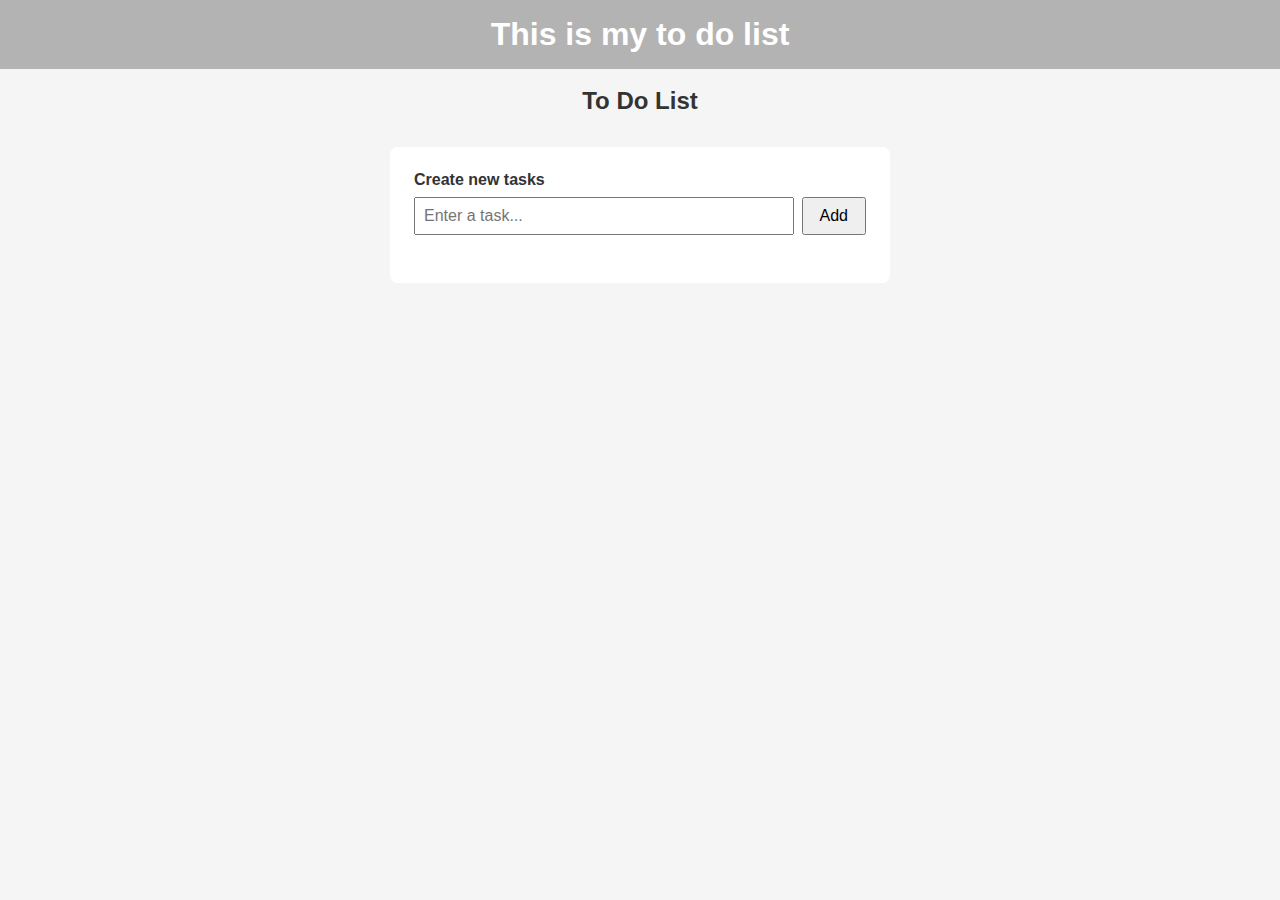
<file: Lab 3/Task 2/index.html>
<!DOCTYPE html>
<html lang="en">
<head>
    <meta charset="UTF-8">
    <title>To-Do List</title>
    <link rel="stylesheet" href="style.css">
</head>
<body>

<header class="header">
    <h1>This is my to do list</h1>
    
</header>
<br>
<h2 align="center">To Do List</h2>

<main class="container">
    <form id="todo-form" class="todo-form">
        <label for="todo-input">Create new tasks</label>
        <div class="input-group">
            <input 
                type="text" 
                id="todo-input" 
                placeholder="Enter a task..." 
                required
            >
            <button type="submit">Add</button>
        </div>
    </form>

    <ul id="todo-list" class="todo-list">
        <!-- Tasks will be added here dynamically -->
    </ul>
</main>

<script src="script.js"></script>
</body>
</html>
</file>
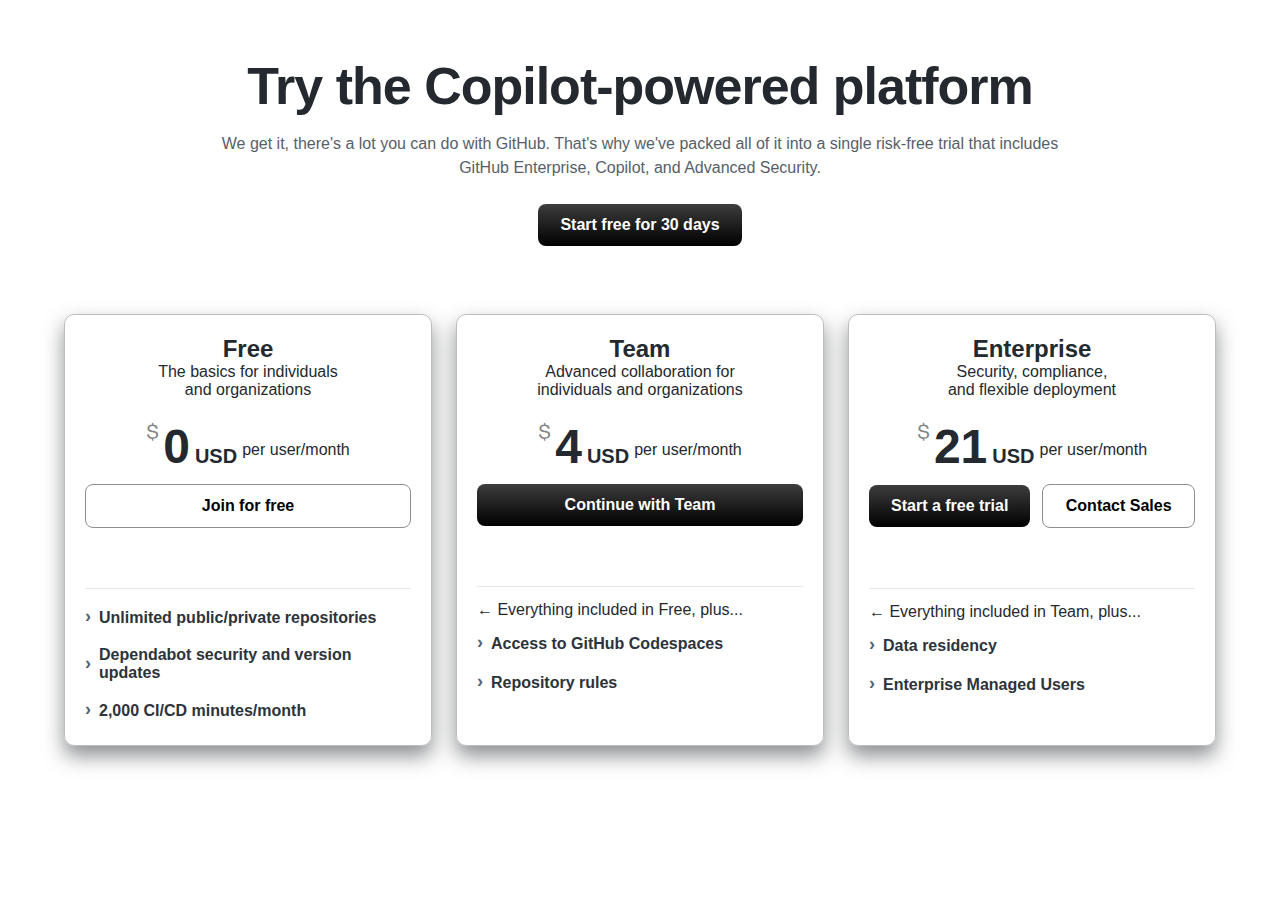
<file: Lab 2/lab2_3.html>
<!DOCTYPE html>
<html lang="en">
<head>
    <meta charset="UTF-8">
    <meta name="viewport" content="width=device-width, initial-scale=1.0">
    <title>GitHub Pricing</title>
    <link rel="stylesheet" href="style.css">
    <link rel="preconnect" href="https://fonts.googleapis.com">
    <link rel="preconnect" href="https://fonts.gstatic.com" crossorigin>
    <link href="https://fonts.googleapis.com/css2?family=Mona+Sans:ital,wght@0,200..900;1,200..900&display=swap" rel="stylesheet">
</head>
<body>
    <main>
        <header class="hero">
            <h1 class="title">Try the Copilot-powered platform</h1>
            <p class="subtitle">We get it, there's a lot you can do with GitHub. That's why we've packed all of it into a single risk-free trial that includes GitHub Enterprise, Copilot, and Advanced Security.</p>
            <a class="cta" href="#">Start free for 30 days</a>
        </header>
        <section class="cards" aria-label="Pricing plans">
        <div class="card">
            <h2>Free</h2>
            <p>The basics for individuals<br>and organizations</p>
            <div class="price">
                <sup>$</sup><span class="price-num">0</span><sub>USD</sub><span class="pum">per user/month</span>
            </div>
            <div class="button">
                <a class="white-button" href="#">Join for free</a>
            </div>
            <div class="details-list">
                <details>
                    <summary>Unlimited public/private repositories</summary>
                    <div class="detail-body">
                        Host open source projects in public GitHub repositories, accessible via web or command line.
                        Public repositories are accessible to anyone at GitHub.com.
                    </div>
                </details>
                <details>
                    <summary>Dependabot security and version updates</summary>
                    <div class="detail-body">
                        Keep projects secure by automatically opening pull requests to update vulnerable dependencies
                        and keep them up to date.
                    </div>
                </details>
                <details>
                    <summary>2,000 CI/CD minutes/month</summary>
                    <div class="detail-body">
                        Free for public repositories. Use execution minutes with GitHub Actions to automate workflows.
                    </div>
                </details>
            </div>
        </div>
        <div class="card">
            <h2>Team</h2>
            <p>Advanced collaboration for<br>individuals and organizations</p>
            <div class="price">
                <sup>$</sup><span class="price-num">4</span><sub>USD</sub><span class="pum">per user/month</span>
            </div>
            <div class="button">
                <a class="black-button" href="#">Continue with Team</a>
            </div>
            <div class="details-list">
                    ← Everything included in Free, plus...
                <details>
                    <summary>Access to GitHub Codespaces</summary>
                    <div class="detail-body">
                        Blazing fast cloud developer environments with flexible compute and pre-configured containers,
                        developers can code, collaborate, and debug from any browser. Pay only for what you use with
                        compute fees starting at $0.18/hr and storage fees at $0.07/GB per month.
                    </div>
                </details>
                <details>
                    <summary>Repository rules</summary>
                    <div class="detail-body">
                        Enforce restrictions on how code branches and tags are merged across your organization,
                        including requiring reviews by selected collaborators.
                    </div>
                </details>
            </div>
        </div>
        <div class="card">
            <h2>Enterprise</h2>
            <p>Security, compliance,<br>and flexible deployment</p>
            <div class="price">
                <sup>$</sup><span class="price-num">21</span><sub>USD</sub><span class="pum">per user/month</span>
            </div>
            <div class="button">
                <a class="black-button" href="#">Start a free trial</a>
                <a class="white-button" href="#">Contact Sales</a>
            </div>
            <div class="details-list">
                    ← Everything included in Team, plus...
                <details>
                    <summary>Data residency</summary>
                    <div class="detail-body">
                        GitHub Enterprise Cloud offers a multi-tenant enterprise SaaS solution on Microsoft Azure,
                        allowing you to choose a regional cloud deployment for data residency.
                        Start a free 30 day trial today or contact our sales team for more information.
                    </div>
                </details>
                <details>
                    <summary>Enterprise Managed Users</summary>
                    <div class="detail-body">
                        Own and control the user accounts of your enterprise members through your identity provider (IdP).
                    </div>
                </details>
            </div>
        </div>
        </section>

        
    </main>
</body>
</html>
</file>
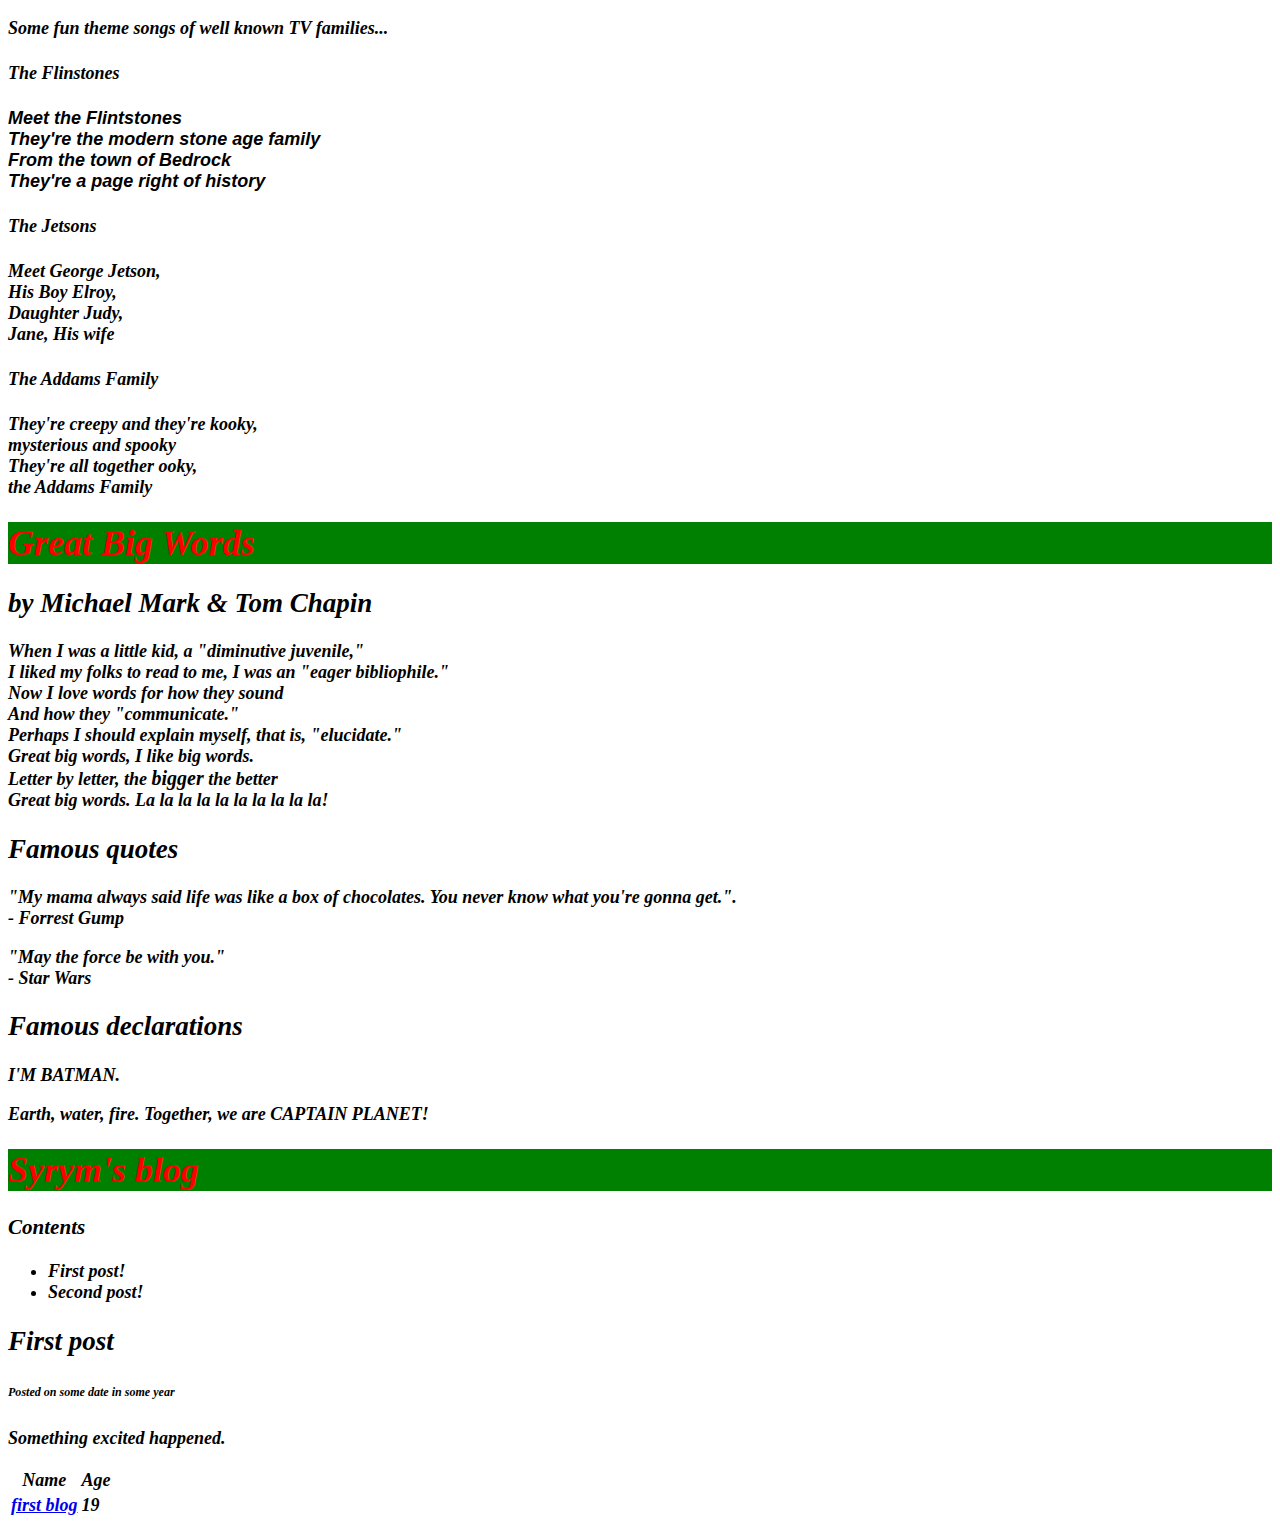
<file: Lab 1/Khanacademy/css_text_properties.html>
<!DOCTYPE html>
<html>
    <head>
        <meta charset="utf-8">
        <title>Challenge: Fancy font families</title>
        <style>
        #flinstones {
            font-family:sans-serif;
        }
        
        #jetsons {
            font-family:serif;
        }
        
        #addams {
            font-family:fantasy;
        }
        body{
            
            font-family:serif;
        }
        </style>
    </head>
    <body>
    
    <p>Some fun theme songs of well known TV families...</p>
    
    <h4>The Flinstones</h4>
    <p id="flinstones">
    Meet the Flintstones<br>
    They're the modern stone age family<br>
    From the town of Bedrock<br>
    They're a page right of history</p>
    
    <h4>The Jetsons</h4>
    <p id="jetsons">
    Meet George Jetson,<br>
    His Boy Elroy,<br>
    Daughter Judy,<br>
    Jane, His wife
    </p>

    <h4>The Addams Family</h4>
    <p id="addams">
    They're creepy and they're kooky,<br>
    mysterious and spooky<br>
    They're all together ooky,<br>
    the Addams Family 
    </p>
    </body>
</html>




<!-- -------------------------------------------- -->

<!DOCTYPE html>
<html>
    <head>
        <meta charset="utf-8">
        <title>Challenge: Great big font sizes</title>
        <style>
            .big {
                font-size:18px;
            }
            
            .bigger { 
                font-size:20px;
            }
        </style>
    </head>
    <body>

<h1>Great Big Words</h1>
<h2>by Michael Mark & Tom Chapin</h2>

<p>When I was a little kid,
a "<em class="big">diminutive juvenile</em>," <br>
I liked my folks to read to me,
I was an <em class="big">"eager bibliophile."</em> <br>
Now I love words for how they sound <br>
And how they <em class="big">"communicate."</em> <br>
Perhaps I should explain myself,
that is, <em class="big">"elucidate."</em> <br>
Great big words, I like <em class="big">big</em> words. <br>
Letter by letter, the <em class="bigger">bigger</em> the better <br>
Great big words. La la la la la la la la la la!</p>

    </body>
</html>



<!-- -------------------------------------------- -->

<!DOCTYPE html>
<html>
    <head>
        <meta charset="utf-8">
        <title>Challenge: Famous font formats</title>
        <style>
            .declaration { 
                font-weight:bold;
            }
            
            .quote {
                font-style:italic;
            }
        </style>
    </head>
    <body>

    <h2>Famous quotes</h2>
    <p class="quote">
    "My mama always said life was like a box of chocolates. You never know what you're gonna get.".
    <br> - Forrest Gump
    </p>
    
    <p class="quote">
    "May the force be with you."
    <br>- Star Wars
    </p>
    
     <h2>Famous declarations</h2>
     
    <p class="declaration">
    I'M BATMAN.
    </p>
    
    <p class="declaration">
    Earth, water, fire. Together, we are CAPTAIN PLANET!
    </p>
    
    </body>
</html>

<!-- Project -->

<!DOCTYPE html>
<html>
    <head>
        <meta charset="utf-8">
        <title>Project: Blog</title>
        <style>
            body{
                font-style:italic;
                font-size:18px;
                font-weight:bold;
            }
            h1{
                background-color:green;
                color:red;
                
            }
            h2{
                font-style:none;
            }
            
        </style>
    </head>
    <body>
        
        <h1>Syrym's blog</h1>

        <h3>Contents</h3>
        <ul>
            <li>First post!</li>
            <li>Second post!</li>
        </ul>
        
        <h2 id="f">First post</h2>
        <h6>Posted on some date in some year</h6>
        
        <p>Something excited happened.</p>
        
        <table>
            
            <thead>
                <th>Name</th>
                <th>Age</th>
            </thead>
            
            <tbody>
                <tr>
                    <td><a href="#f">first blog</a></td>
                    <td>19</td>
                </tr>
            </tbody>
            
        </table>
        
        
    </body>
</html>
</file>
<file: Lab 3/Task 2/style.css>
* {
    box-sizing: border-box;
    margin: 0;
    padding: 0;
    font-family: Arial, sans-serif;
}

body {
    background-color: #f5f5f5;
    color: #333;
}

.header {
    background-color: rgb(180, 179, 179);
    color: white;
    padding: 1rem;
    text-align: center;
}

.container {
    max-width: 500px;
    margin: 2rem auto;
    background-color: white;
    padding: 1.5rem;
    border-radius: 8px;
}

.todo-form {
    margin-bottom: 1.5rem;
}

.todo-form label {
    display: block;
    margin-bottom: 0.5rem;
    font-weight: bold;
}

.input-group {
    display: flex;
    gap: 0.5rem;
}

.input-group input {
    flex: 1;
    padding: 0.5rem;
    font-size: 1rem;
}

.input-group button {
    padding: 0.5rem 1rem;
    font-size: 1rem;
    cursor: pointer;
}

.todo-list {
    list-style: none;
}

.todo-item {
    display: flex;
    align-items: center;
    justify-content: space-between;
    padding: 0.5rem 0;
    border-bottom: 1px solid #ddd;
}

.todo-left {
    display: flex;
    align-items: center;
    gap: 0.5rem;
}

.todo-text.done {
    text-decoration: line-through;
    color: #888;
}

.delete-btn {
    background-color: #ef4444;
    color: white;
    border: none;
    padding: 0.3rem 0.6rem;
    cursor: pointer;
    border-radius: 4px;
}
</file>
<file: Lab 2/style.css>
* {
    box-sizing: border-box;
    margin: 0;
    padding: 0;
    font-family: "Segoe UI", Helvetica, Arial, sans-serif;
}
body {
    background: white;
    color: #24292f;
    max-width: 1200px;
    margin: 0 auto;
    padding: 56px 24px 80px;
    text-align: center;
}
.hero {
    margin-bottom: 24px;
}
h1.title {
    font-size: 52px;
    font-weight: 800;
    letter-spacing: -1px;
    margin-bottom: 16px;
}
.subtitle {
    max-width: 860px;
    margin: 0 auto 24px;
    color: #57606a;
    font-size: 16px;
    line-height: 1.5;
}
.cta {
    display: inline-block;
    background: linear-gradient(rgb(61, 61, 61), black);
    color: #fff;
    padding: 12px 22px;
    border-radius: 8px;
    text-decoration: none;
    font-weight: 600;
    margin-bottom: 44px;
}



.cards{
    display: grid;
    grid-template-columns: repeat(3, 1fr);
    gap: 24px;
    align-items: stretch;
    justify-content: center;
}
.card{
    height: 100%;
    display: flex;
    flex-direction: column;
    border: 1px solid #bdbdbd;
    border-radius: 10px;
    padding: 20px;
    box-shadow: 0 10px 20px rgba(27, 31, 36, 0.5);
}
.price {
    margin-top: 20px;
    font-family: "Mona Sans";
    margin-bottom: 10px;
}
.pum {

    position: relative;
    top: -0.5em;
}
.price-num {
    font-size: 48px;
    font-weight: 600;;
}
.price sup{
    color: rgb(130, 130, 130);
    font-family: "Mona Sans";
    font-size: 20px;
    position: relative;
    top: -0.9em;
    padding-right:4px;
}
.price sub{
    font-weight: 600;
    font-size: 20px;
    position: relative;
    top: -0.2em;
    padding: 0 5px;
}
.button a{
    text-decoration: none;
    display: block;
  width: 100%;
  box-sizing: border-box;
  text-align: center;
}
.button {
    display: flex;
    gap: 12px;
    align-items: center;
    width: 100%;
  }
.black-button {
    display: inline-flex;
    align-items: center;
    white-space: nowrap;
    justify-content: center;
    padding: 12px 22px;
    border-radius: 8px;
    font-weight: 600;
    background: linear-gradient(rgb(61, 61, 61), black);
    color: white;
    margin-bottom: 44px;
}
.white-button {
    display: inline-flex;
    align-items: center;
    justify-content: center;
    padding: 12px 22px;
    border-radius: 8px;
    font-weight: 600;
    background-color: white;
    color: black;
    border: 1px solid rgb(142, 142, 142);
    text-decoration: none;
    margin-bottom: 44px;
}

details { 
    border: 0; 
}
.details-list {
    text-align: left;
    border-top: 1px solid #e5e7eb;
    padding-top: 14px;
    margin-top: 16px;
    display: flex;
    flex-direction: column;
    gap: 10px;
}
summary {
    list-style: none;
    cursor: pointer;
    font-weight: 600;
    display: flex;
    align-items: center;
    gap: 8px;
    color: #2d333b;
    padding: 4px 0;
}

summary::before {
    content: "›";
    transform: translateY(-1px);
    color: #57606a;
    font-size: 18px;
}

details[open] summary::before {
    transform: rotate(90deg);
}

.detail-body {
    color: #57606a;
    padding: 6px 0 4px 20px;
    line-height: 1.5;
    font-size: 14px;
}


.addons {
    margin-top: 64px;
    text-align: center;
}
.addons h2 {
    font-size: 60px;
    font-weight: 800;
    margin-bottom: 24px;
}
.addon-grid {
    display: grid;
    grid-template-columns: repeat(3, 1fr);
    gap: 24px;
    margin-top: 12px;
}
.addon-card {
    background: #fff;
    border: 1px solid #d0d7de;
    border-radius: 7px;
    padding: 30px;
    text-align: left;
    box-shadow: 0 4px 12px rgba(27, 31, 36, 0.08);
    transition: 0.3s ease;
}
.addon-card:hover{
    transform: scale(1.03);
    box-shadow: 0 8px 16px rgba(27, 31, 36, 0.16);
}
.addon-icon {
    width: 40px;
    height: 40px;
    border-radius: 50%;
    background: #eef1f4;
    display: flex;
    align-items: center;
    justify-content: center;
    margin-bottom: 12px;
    font-weight: 700;
    color: #1f6feb;
}
.addon-card h3 {
    font-size: 20px;
    font-weight: 600;
    margin-bottom: 10px;
}
.addon-card p {
    color: #57606a;
    font-size: 16px;
    line-height: 1.5;
    margin-bottom: 12px;
}
.addon-card a {
    color:black;
    text-decoration: none;
    font-weight: 600;
}

@media (max-width: 900px) {
    .cards {
        grid-template-columns: 1fr;
    }
    .addon-grid {
        grid-template-columns: 1fr;
    }
    .button {
        flex-direction: column;
    }
}
</file>
